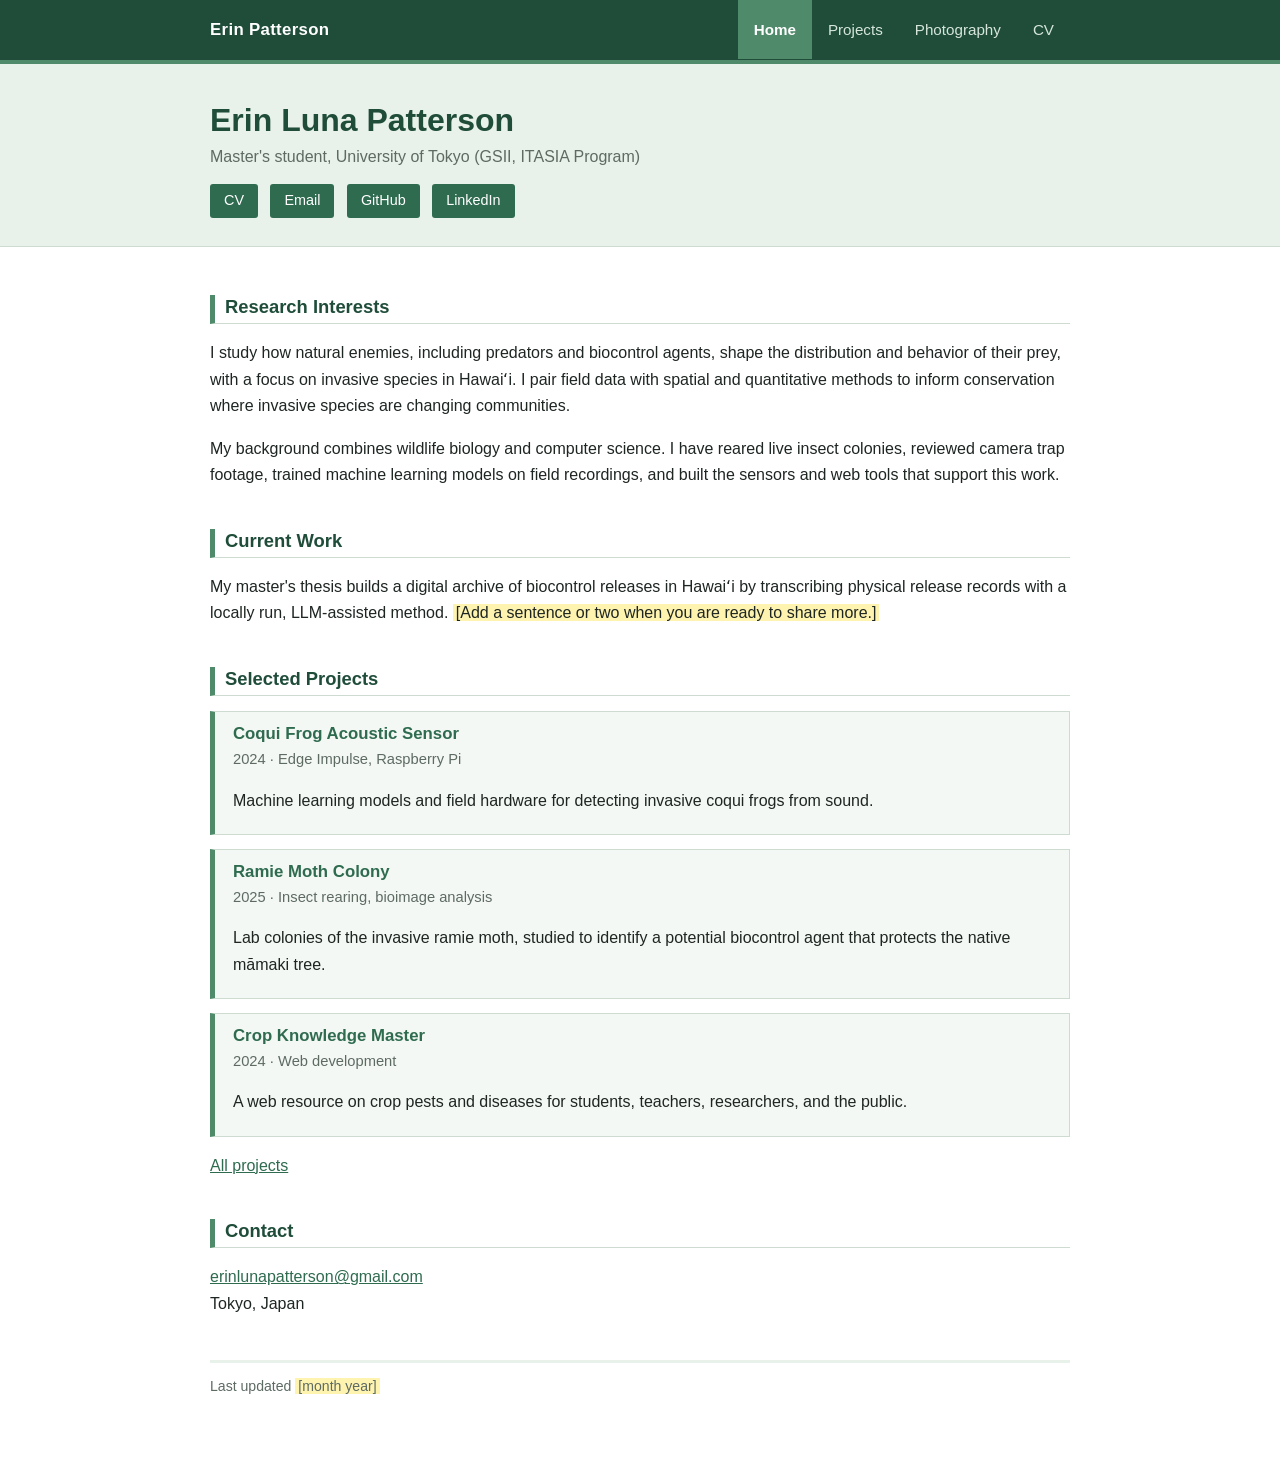
<file: index.html>
<!DOCTYPE html>
<html lang="en">
<head>
  <meta charset="utf-8">
  <title>Erin Patterson</title>
  <link rel="stylesheet" href="style.css">
</head>
<body>

<header class="topbar">
<nav>
  <span class="site-name">Erin Patterson</span>
  <a class="here" href="index.html">Home</a>
  <a href="projects.html">Projects</a>
  <a href="photography.html">Photography</a>
  <a href="cv.html">CV</a>
</nav>
</header>

<div class="hero"><div class="inner">
<h1>Erin Luna Patterson</h1>
<p class="tagline">Master's student, University of Tokyo (GSII, ITASIA Program)</p>
<p class="links">
  <a href="cv.html">CV</a>
  <a href="mailto:erinlunapatterson@gmail.com">Email</a>
  <a href="https://github.com/erinlpat">GitHub</a>
  <a href="https://linkedin.com/in/erinlpat">LinkedIn</a>
</p>
</div></div>

<div class="page">

<!-- Optional: add a photo of yourself. Delete this line if you do not want one.
<img src="images/headshot.jpg" alt="Erin Patterson" width="180">
-->

<h2>Research Interests</h2>
<p>
  I study how natural enemies, including predators and biocontrol agents, shape the distribution and behavior of their prey, with a focus on invasive species in Hawaiʻi. I pair field data with spatial and quantitative methods to inform conservation where invasive species are changing communities.
</p>
<p>
  My background combines wildlife biology and computer science. I have reared live insect colonies, reviewed camera trap footage, trained machine learning models on field recordings, and built the sensors and web tools that support this work.
</p>

<h2>Current Work</h2>
<p>
  My master's thesis builds a digital archive of biocontrol releases in Hawaiʻi by transcribing physical release records with a locally run, LLM-assisted method. <span class="todo">[Add a sentence or two when you are ready to share more.]</span>
</p>

<h2>Selected Projects</h2>
<div class="project-list">
  <div class="item">
    <h3><a href="projects/coqui-frog-sensor.html">Coqui Frog Acoustic Sensor</a></h3>
    <p class="meta">2024 · Edge Impulse, Raspberry Pi</p>
    <p>Machine learning models and field hardware for detecting invasive coqui frogs from sound.</p>
  </div>
  <div class="item">
    <h3><a href="projects/ramie-moth-colony.html">Ramie Moth Colony</a></h3>
    <p class="meta">2025 · Insect rearing, bioimage analysis</p>
    <p>Lab colonies of the invasive ramie moth, studied to identify a potential biocontrol agent that protects the native māmaki tree.</p>
  </div>
  <div class="item">
    <h3><a href="projects/crop-knowledge-master.html">Crop Knowledge Master</a></h3>
    <p class="meta">2024 · Web development</p>
    <p>A web resource on crop pests and diseases for students, teachers, researchers, and the public.</p>
  </div>
</div>
<p><a href="projects.html">All projects</a></p>

<h2>Contact</h2>
<p>
  <a href="mailto:erinlunapatterson@gmail.com">erinlunapatterson@gmail.com</a><br>
  Tokyo, Japan
</p>

<footer>Last updated <span class="todo">[month year]</span></footer>

</div>

</body>
</html>
</file>
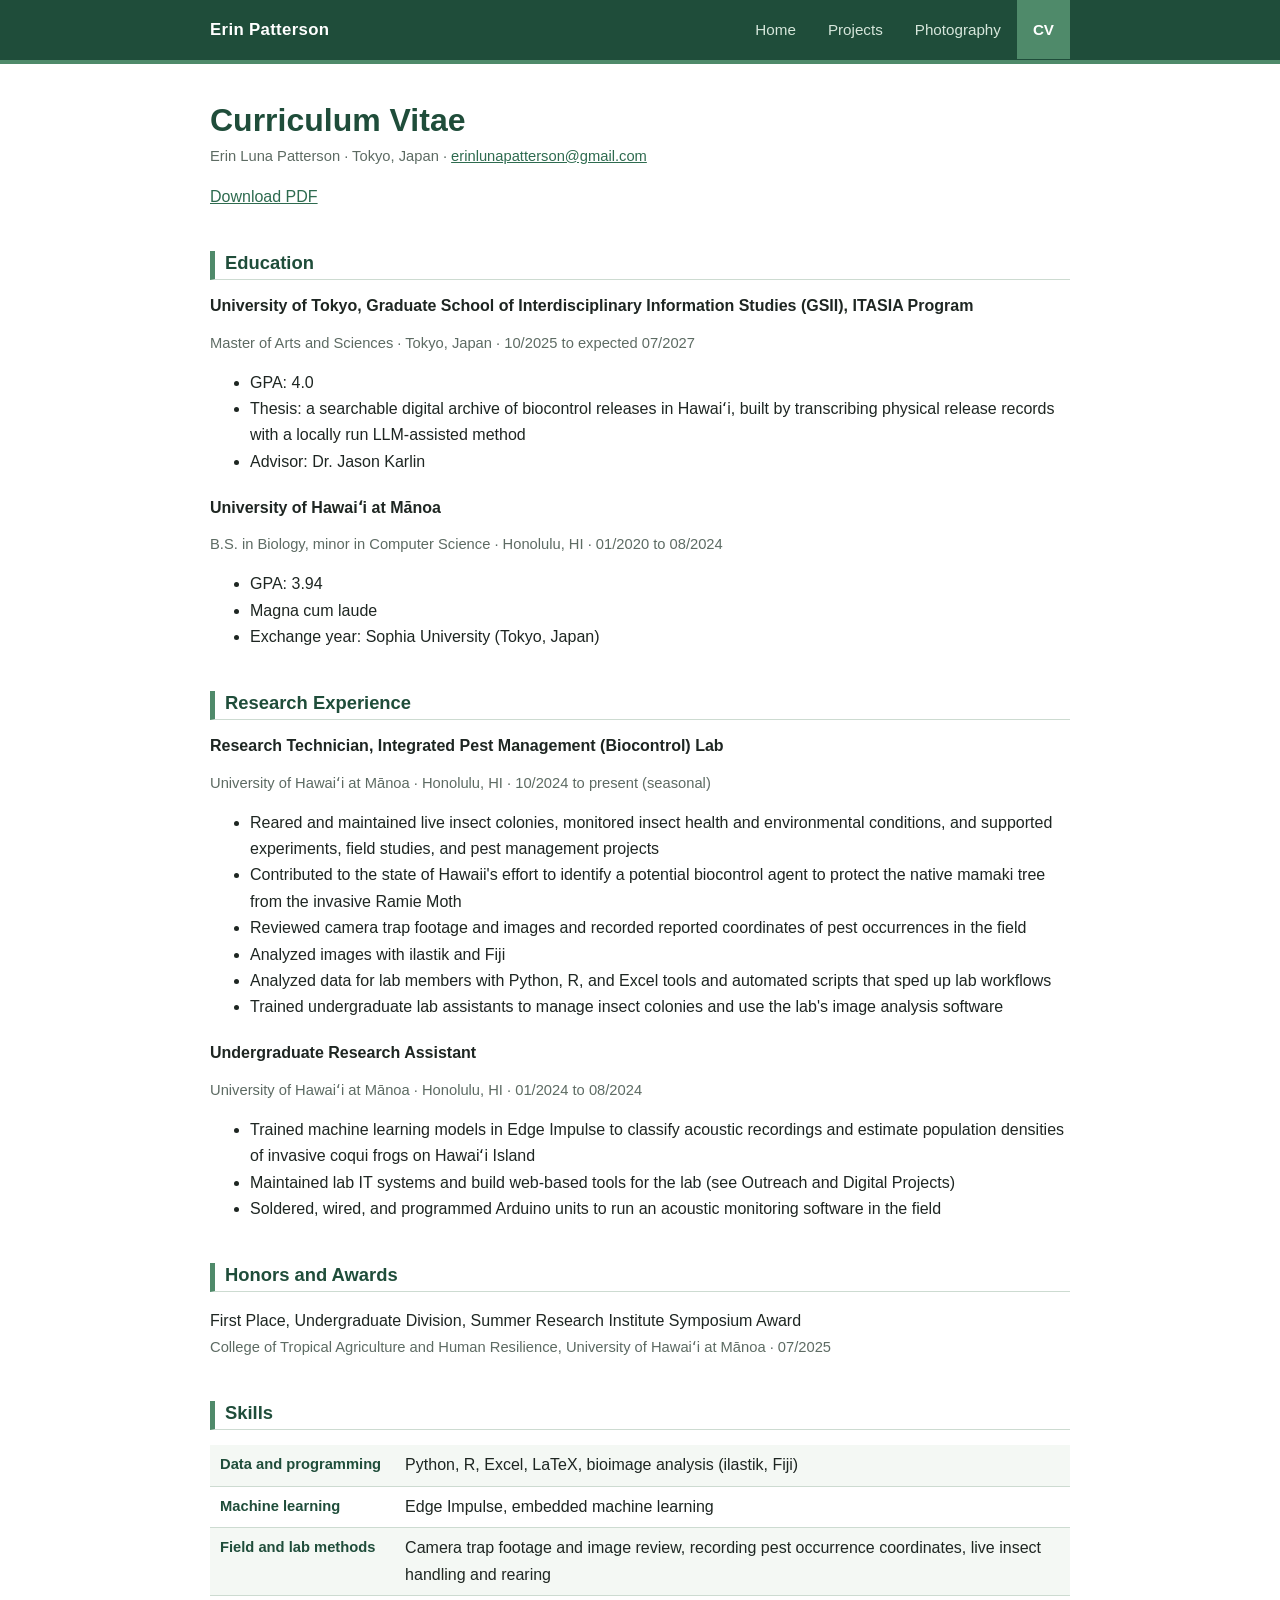
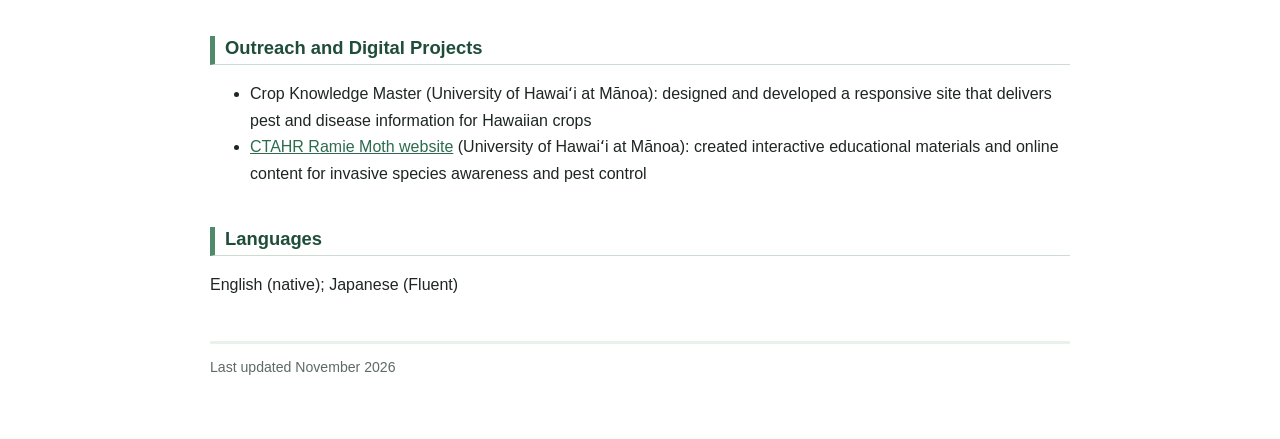
<file: cv.html>
<!DOCTYPE html>
<html lang="en">
<head>
  <meta charset="utf-8">
  <title>CV | Erin Patterson</title>
  <link rel="stylesheet" href="style.css">
</head>
<body>

<header class="topbar">
<nav>
  <span class="site-name">Erin Patterson</span>
  <a href="index.html">Home</a>
  <a href="projects.html">Projects</a>
  <a href="photography.html">Photography</a>
  <a class="here" href="cv.html">CV</a>
</nav>
</header>

<div class="page">

<h1>Curriculum Vitae</h1>
<p class="meta">
  Erin Luna Patterson · Tokyo, Japan · <a href="mailto:erinlunapatterson@gmail.com">erinlunapatterson@gmail.com</a>
</p>
<p><a href="docs/CV.pdf">Download PDF</a></p>

<h2>Education</h2>

<div class="entry">
  <h3>University of Tokyo, Graduate School of Interdisciplinary Information Studies (GSII), ITASIA Program</h3>
  <p class="when">Master of Arts and Sciences · Tokyo, Japan · 10/2025 to expected 07/2027</p>
  <ul>
    <li>GPA: 4.0</li>
    <li>Thesis: a searchable digital archive of biocontrol releases in Hawaiʻi, built by transcribing physical release records with a locally run LLM-assisted method</li>
    <li>Advisor: Dr. Jason Karlin</li>
  </ul>
</div>

<div class="entry">
  <h3>University of Hawaiʻi at Mānoa</h3>
  <p class="when">B.S. in Biology, minor in Computer Science · Honolulu, HI · 01/2020 to 08/2024</p>
  <ul>
    <li>GPA: 3.94</li>
    <li>Magna cum laude</li>
    <li>Exchange year: Sophia University (Tokyo, Japan)</li>
  </ul>
</div>

<h2>Research Experience</h2>

<div class="entry">
  <h3>Research Technician, Integrated Pest Management (Biocontrol) Lab</h3>
  <p class="when">University of Hawaiʻi at Mānoa · Honolulu, HI · 10/2024 to present (seasonal)</p>
  <ul>
    <li>Reared and maintained live insect colonies, monitored insect health and environmental conditions, and supported experiments, field studies, and pest management projects</li>
    <li>Contributed to the state of Hawaii's effort to identify a potential biocontrol agent to protect the native mamaki tree from the invasive Ramie Moth</li>
    <li>Reviewed camera trap footage and images and recorded reported coordinates of pest occurrences in the field</li>
    <li>Analyzed images with ilastik and Fiji</li>
    <li>Analyzed data for lab members with Python, R, and Excel tools and automated scripts that sped up lab workflows</li>
    <li>Trained undergraduate lab assistants to manage insect colonies and use the lab's image analysis software</li>
  </ul>
</div>

<div class="entry">
  <h3>Undergraduate Research Assistant</h3>
  <p class="when">University of Hawaiʻi at Mānoa · Honolulu, HI · 01/2024 to 08/2024</p>
  <ul>
    <li>Trained machine learning models in Edge Impulse to classify acoustic recordings and estimate population densities of invasive coqui frogs on Hawaiʻi Island</li>
    <li>Maintained lab IT systems and build web-based tools for the lab (see Outreach and Digital Projects)</li>
    <li>Soldered, wired, and programmed Arduino units to run an acoustic monitoring software in the field</li>
  </ul>
</div>

<h2>Honors and Awards</h2>
<div class="entry">
  <p>First Place, Undergraduate Division, Summer Research Institute Symposium Award<br>
  <span class="when">College of Tropical Agriculture and Human Resilience, University of Hawaiʻi at Mānoa · 07/2025</span></p>
</div>

<h2>Skills</h2>
<table class="skills">
  <tr><td>Data and programming</td><td>Python, R, Excel, LaTeX, bioimage analysis (ilastik, Fiji)</td></tr>
  <tr><td>Machine learning</td><td>Edge Impulse, embedded machine learning</td></tr>
  <tr><td>Field and lab methods</td><td>Camera trap footage and image review, recording pest occurrence coordinates, live insect handling and rearing</td></tr>
</table>

<h2>Outreach and Digital Projects</h2>
<ul>
  <li>Crop Knowledge Master</a> (University of Hawaiʻi at Mānoa): designed and developed a responsive site that delivers pest and disease information for Hawaiian crops</li>
  <li><a href="https://cms.ctahr.hawaii.edu/ce/mamaki">CTAHR Ramie Moth website</a> (University of Hawaiʻi at Mānoa): created interactive educational materials and online content for invasive species awareness and pest control</li>
</ul>

<h2>Languages</h2>
<p>English (native); Japanese (Fluent)</p>

<footer>Last updated November 2026</footer>

</div>

</body>
</html>
</file>
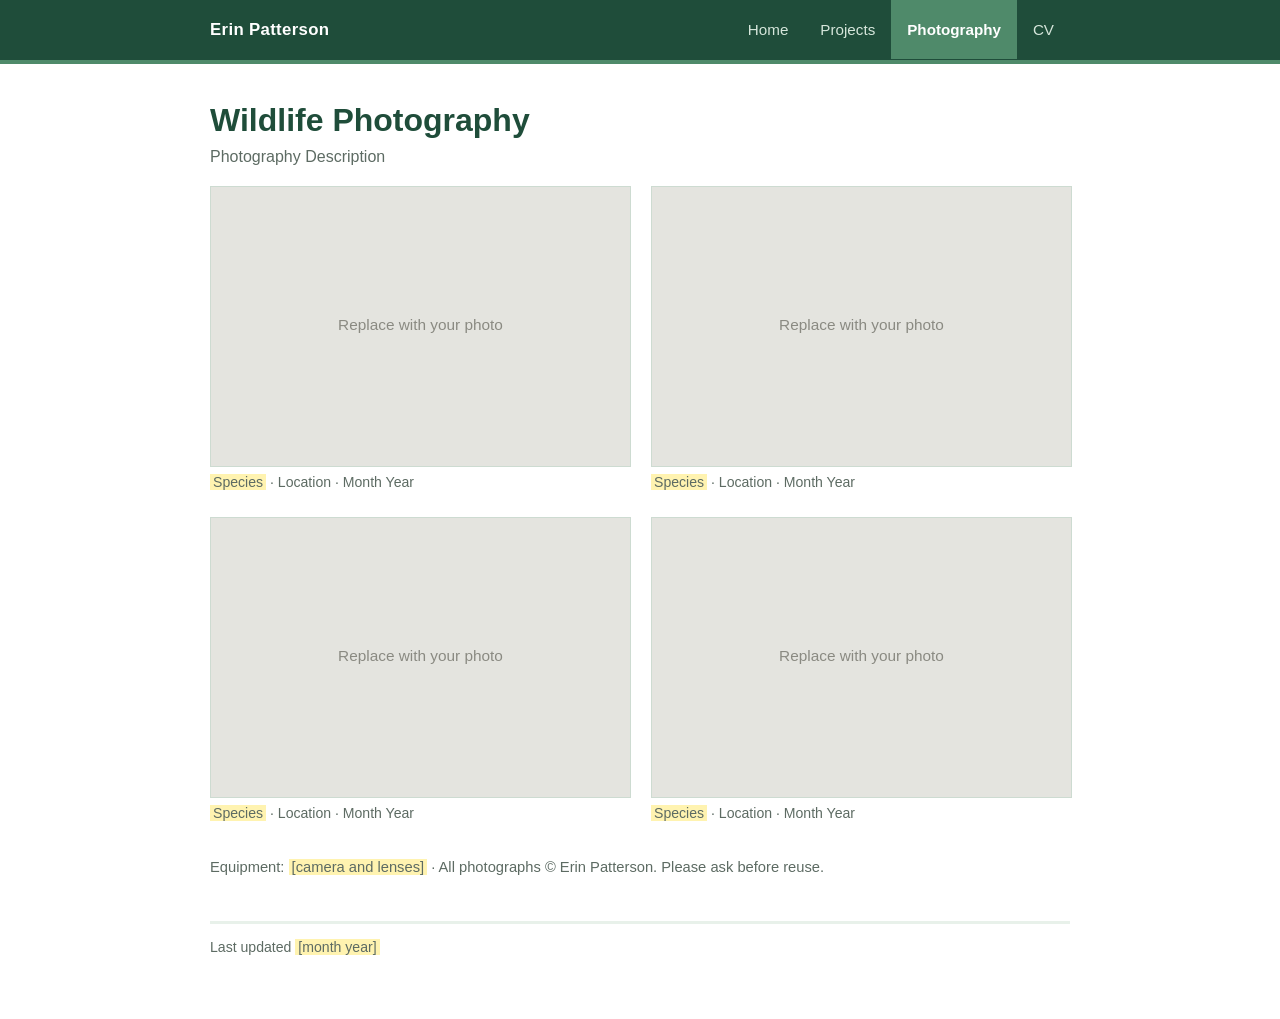
<file: photography.html>
<!DOCTYPE html>
<html lang="en">
<head>
  <meta charset="utf-8">
  <title>Photography | Erin Patterson</title>
  <link rel="stylesheet" href="style.css">
</head>
<body>

<header class="topbar">
<nav>
  <span class="site-name">Erin Patterson</span>
  <a href="index.html">Home</a>
  <a href="projects.html">Projects</a>
  <a class="here" href="photography.html">Photography</a>
  <a href="cv.html">CV</a>
</nav>
</header>

<div class="page">

<h1>Wildlife Photography</h1>
<p class="tagline">Photography Description</p>

<!--
  HOW TO ADD A PHOTO
  1. Put the image file in the images/ folder (resize to about 1600 px wide first).
  2. Copy one <figure> block below, change the file name, alt text, and caption.
  Photos appear in a two-column grid, in the order they are listed here.
-->

<div class="gallery">

  <figure>
    <img src="images/placeholder.svg" alt="Describe the photo for screen readers">
    <figcaption><span class="todo">Species</span> · Location · Month Year</figcaption>
  </figure>

  <figure>
    <img src="images/placeholder.svg" alt="Describe the photo for screen readers">
    <figcaption><span class="todo">Species</span> · Location · Month Year</figcaption>
  </figure>

  <figure>
    <img src="images/placeholder.svg" alt="Describe the photo for screen readers">
    <figcaption><span class="todo">Species</span> · Location · Month Year</figcaption>
  </figure>

  <figure>
    <img src="images/placeholder.svg" alt="Describe the photo for screen readers">
    <figcaption><span class="todo">Species</span> · Location · Month Year</figcaption>
  </figure>

</div>

<p class="meta" style="margin-top:2em;">Equipment: <span class="todo">[camera and lenses]</span> · All photographs © Erin Patterson. Please ask before reuse.</p>

<footer>Last updated <span class="todo">[month year]</span></footer>

</div>

</body>
</html>
</file>
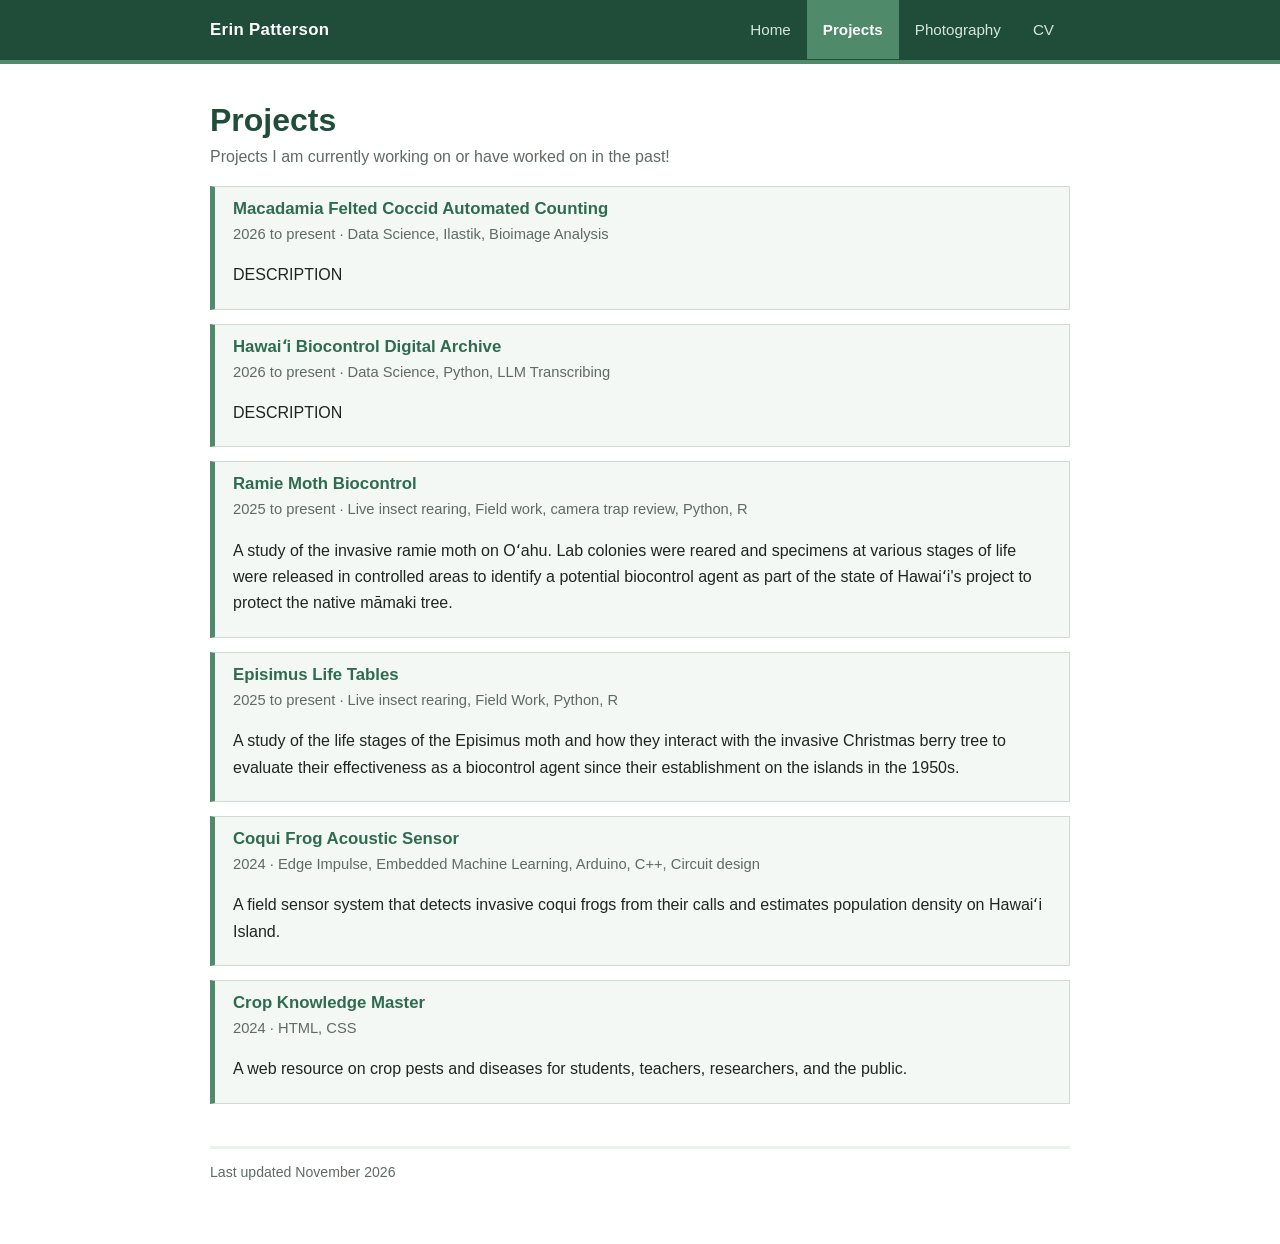
<file: projects.html>
<!DOCTYPE html>
<html lang="en">
<head>
  <meta charset="utf-8">
  <title>Projects | Erin Patterson</title>
  <link rel="stylesheet" href="style.css">
</head>
<body>

<header class="topbar">
<nav>
  <span class="site-name">Erin Patterson</span>
  <a href="index.html">Home</a>
  <a class="here" href="projects.html">Projects</a>
  <a href="photography.html">Photography</a>
  <a href="cv.html">CV</a>
</nav>
</header>

<div class="page">

<h1>Projects</h1>
<p class="tagline">Projects I am currently working on or have worked on in the past!</p>

<div class="project-list">
  <div class="item">
    <h3><a href="projects/ramie-moth-colony.html">Macadamia Felted Coccid Automated Counting</a></h3>
    <p class="meta">2026 to present · Data Science, Ilastik, Bioimage Analysis</p>
    <p>DESCRIPTION</p>
  </div>
  <div class="item">
    <h3><a href="projects/ramie-moth-colony.html">Hawaiʻi Biocontrol Digital Archive</a></h3>
    <p class="meta">2026 to present · Data Science, Python, LLM Transcribing</p>
    <p>DESCRIPTION</p>
  </div>
  <div class="item">
    <h3><a href="projects/ramie-moth-colony.html">Ramie Moth Biocontrol</a></h3>
    <p class="meta">2025 to present · Live insect rearing, Field work, camera trap review, Python, R</p>
    <p>A study of the invasive ramie moth on Oʻahu. Lab colonies were reared and specimens at various stages of life were released in controlled areas to identify a potential biocontrol agent as part of the state of Hawaiʻi's project to protect the native māmaki tree.</p>
  </div>
  <div class="item">
    <h3><a href="projects/episimus-life-tables.html">Episimus Life Tables</a></h3>
    <p class="meta">2025 to present · Live insect rearing, Field Work, Python, R</p>
    <p>A study of the life stages of the Episimus moth and how they interact with the invasive Christmas berry tree to evaluate their effectiveness as a biocontrol agent since their establishment on the islands in the 1950s.</p>
  </div>
  <div class="item">
    <h3><a href="projects/coqui-frog-sensor.html">Coqui Frog Acoustic Sensor</a></h3>
    <p class="meta">2024 · Edge Impulse, Embedded Machine Learning, Arduino, C++, Circuit design</p>
    <p>A field sensor system that detects invasive coqui frogs from their calls and estimates population density on Hawaiʻi Island.</p>
  </div>
  <div class="item">
    <h3><a href="projects/crop-knowledge-master.html">Crop Knowledge Master</a></h3>
    <p class="meta">2024 · HTML, CSS</p>
    <p>A web resource on crop pests and diseases for students, teachers, researchers, and the public.</p>
  </div>
</div>

<footer>Last updated November 2026</footer>

</div>

</body>
</html>
</file>
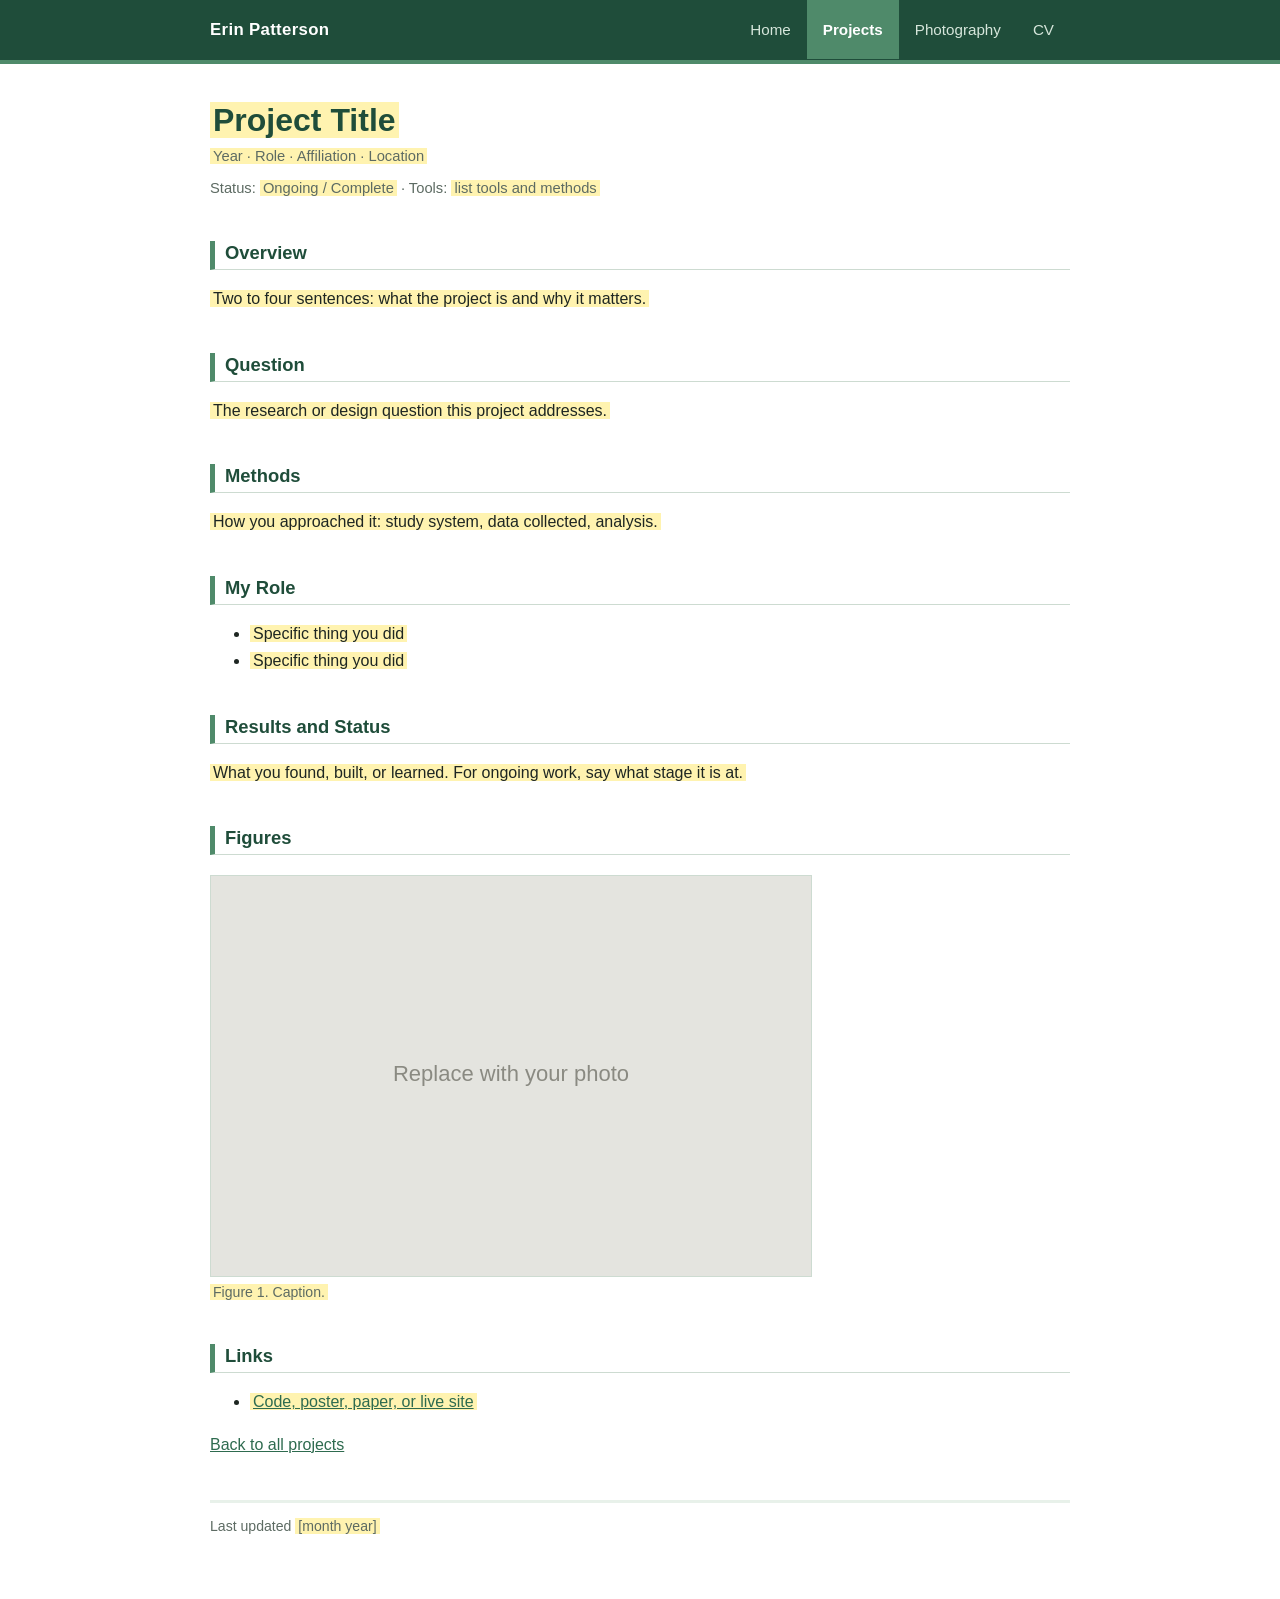
<file: projects/_template.html>
<!DOCTYPE html>
<!--
  PROJECT PAGE TEMPLATE
  To make a new project: copy this file, rename it (for example my-project.html),
  and replace everything marked with class="todo". Then add a link to it in
  ../projects.html and, if you want it on the home page, ../index.html.
  Delete any section you do not need.
-->
<html lang="en">
<head>
  <meta charset="utf-8">
  <title>Project Title | Erin Patterson</title>
  <link rel="stylesheet" href="../style.css">
</head>
<body>

<header class="topbar">
<nav>
  <span class="site-name">Erin Patterson</span>
  <a href="../index.html">Home</a>
  <a class="here" href="../projects.html">Projects</a>
  <a href="../photography.html">Photography</a>
  <a href="../cv.html">CV</a>
</nav>
</header>

<div class="page">

<h1><span class="todo">Project Title</span></h1>
<p class="meta"><span class="todo">Year · Role · Affiliation · Location</span></p>
<p class="meta">Status: <span class="todo">Ongoing / Complete</span> · Tools: <span class="todo">list tools and methods</span></p>

<h2>Overview</h2>
<p><span class="todo">Two to four sentences: what the project is and why it matters.</span></p>

<h2>Question</h2>
<p><span class="todo">The research or design question this project addresses.</span></p>

<h2>Methods</h2>
<p><span class="todo">How you approached it: study system, data collected, analysis.</span></p>

<h2>My Role</h2>
<ul>
  <li><span class="todo">Specific thing you did</span></li>
  <li><span class="todo">Specific thing you did</span></li>
</ul>

<h2>Results and Status</h2>
<p><span class="todo">What you found, built, or learned. For ongoing work, say what stage it is at.</span></p>

<h2>Figures</h2>
<figure>
  <img src="../images/placeholder.svg" alt="Describe the figure">
  <figcaption><span class="todo">Figure 1. Caption.</span></figcaption>
</figure>

<h2>Links</h2>
<ul>
  <li><a href="#"><span class="todo">Code, poster, paper, or live site</span></a></li>
</ul>

<p><a href="../projects.html">Back to all projects</a></p>

<footer>Last updated <span class="todo">[month year]</span></footer>

</div>

</body>
</html>
</file>
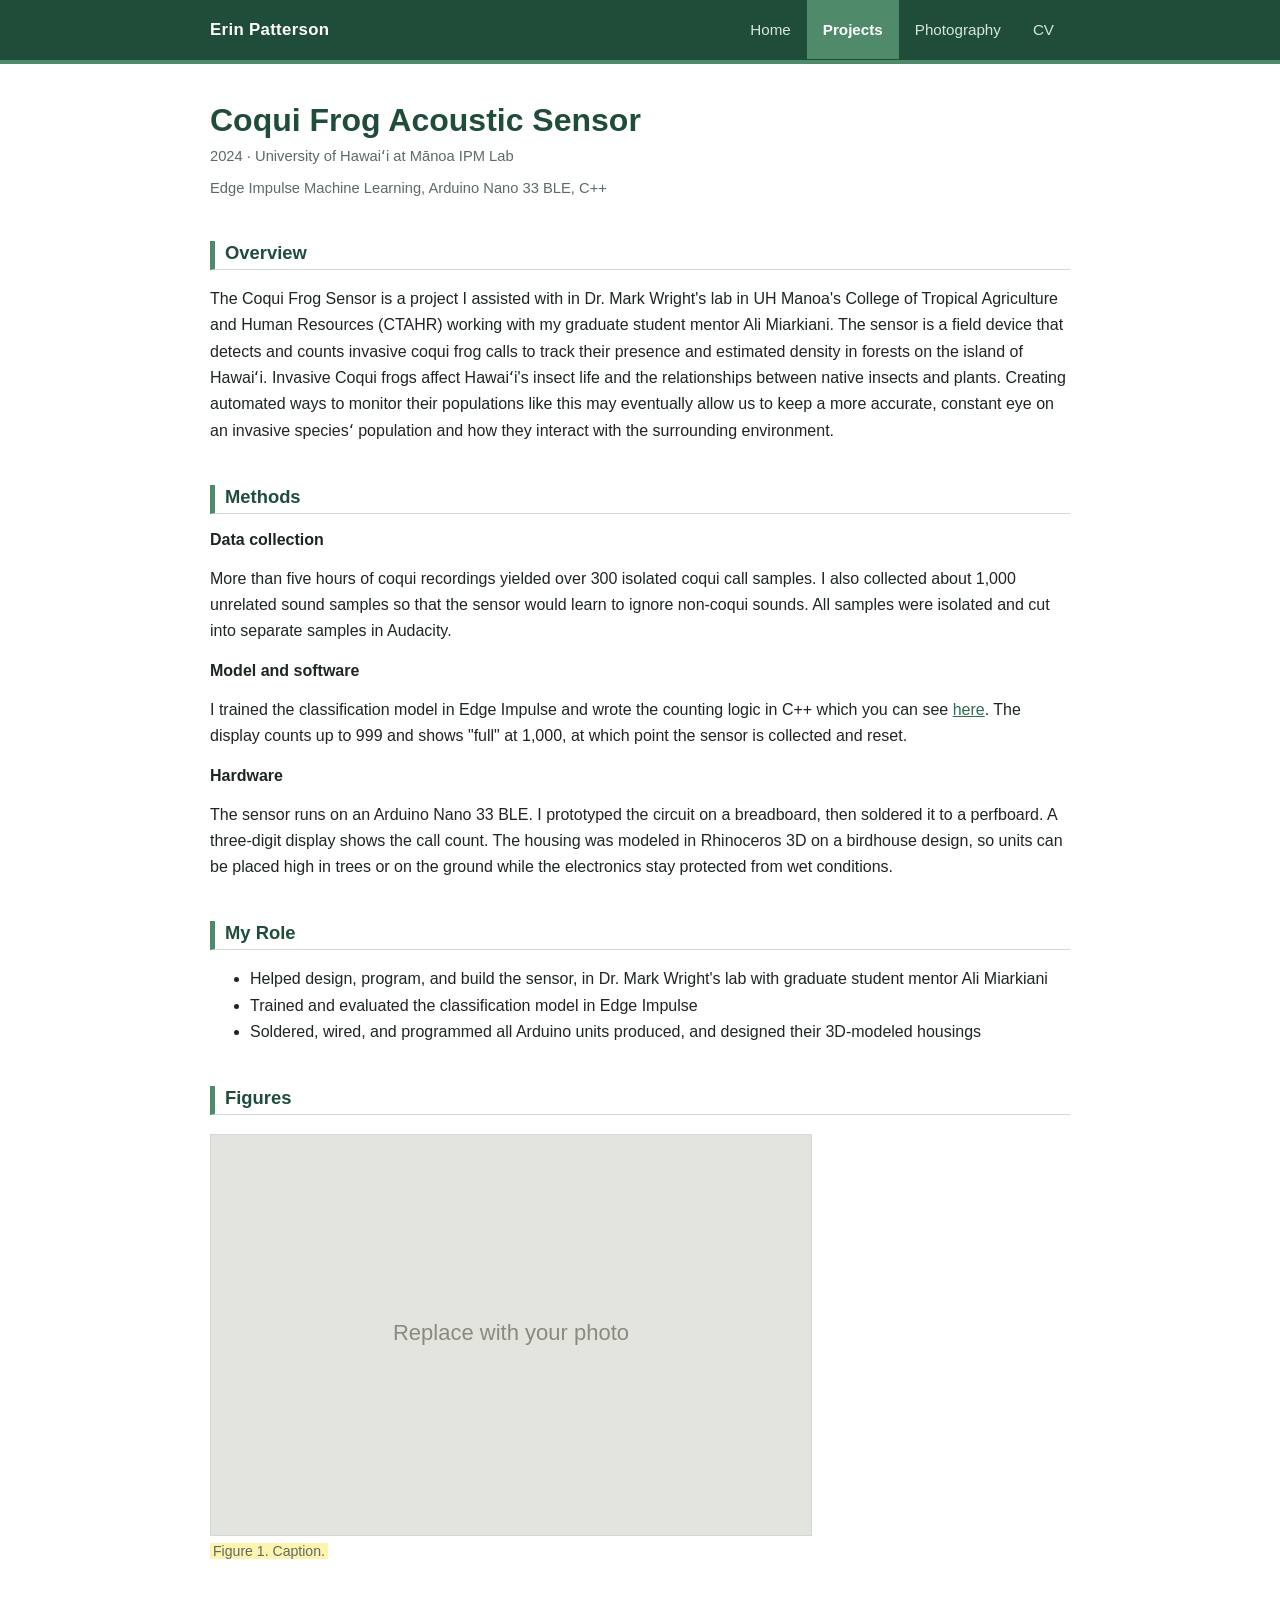
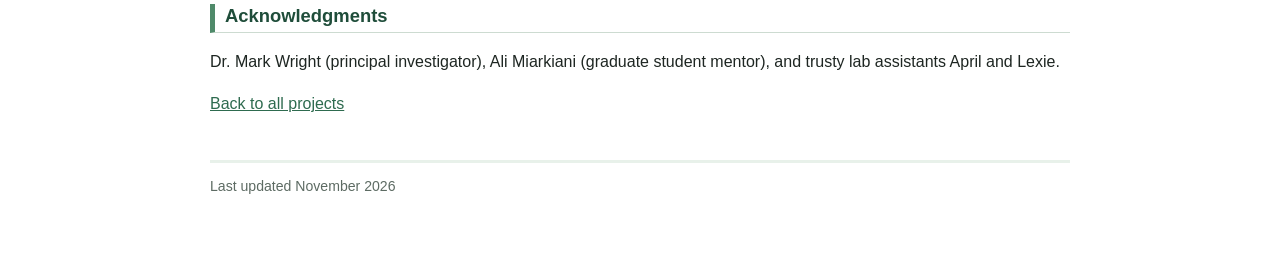
<file: projects/coqui-frog-sensor.html>
<!DOCTYPE html>
<html lang="en">
<head>
  <meta charset="utf-8">
  <title>Coqui Frog Acoustic Sensor | Erin Patterson</title>
  <link rel="stylesheet" href="../style.css">
</head>
<body>

<header class="topbar">
<nav>
  <span class="site-name">Erin Patterson</span>
  <a href="../index.html">Home</a>
  <a class="here" href="../projects.html">Projects</a>
  <a href="../photography.html">Photography</a>
  <a href="../cv.html">CV</a>
</nav>
</header>

<div class="page">

<h1>Coqui Frog Acoustic Sensor</h1>
<p class="meta">2024 · University of Hawaiʻi at Mānoa IPM Lab</p>
<p class="meta">Edge Impulse Machine Learning, Arduino Nano 33 BLE, C++</p>

<h2>Overview</h2>
<p>The Coqui Frog Sensor is a project I assisted with in Dr. Mark Wright's lab in UH Manoa's College of Tropical Agriculture and Human Resources (CTAHR) working with my graduate student mentor Ali Miarkiani. The sensor is a field device that detects and counts invasive coqui frog calls to track their presence and estimated density in forests on the island of Hawaiʻi. Invasive Coqui frogs affect Hawaiʻi's insect life and the relationships between native insects and plants. Creating automated ways to monitor their populations like this may eventually allow us to keep a more accurate, constant eye on an invasive speciesʻ population and how they interact with the surrounding environment.</p>

<h2>Methods</h2>

<h3>Data collection</h3>
<p>More than five hours of coqui recordings yielded over 300 isolated coqui call samples. I also collected about 1,000 unrelated sound samples so that the sensor would learn to ignore non-coqui sounds. All samples were isolated and cut into separate samples in Audacity.</p>

<h3>Model and software</h3>
<p>I trained the classification model in Edge Impulse and wrote the counting logic in C++ which you can see <a href="/docs/coquiFrogSensor.cpp">here</a>. The display counts up to 999 and shows "full" at 1,000, at which point the sensor is collected and reset.</p>

<h3>Hardware</h3>
<p>The sensor runs on an Arduino Nano 33 BLE. I prototyped the circuit on a breadboard, then soldered it to a perfboard. A three-digit display shows the call count. The housing was modeled in Rhinoceros 3D on a birdhouse design, so units can be placed high in trees or on the ground while the electronics stay protected from wet conditions.</p>

<h2>My Role</h2>
<ul>
  <li>Helped design, program, and build the sensor, in Dr. Mark Wright's lab with graduate student mentor Ali Miarkiani</li>
  <li>Trained and evaluated the classification model in Edge Impulse</li>
  <li>Soldered, wired, and programmed all Arduino units produced, and designed their 3D-modeled housings</li>
</ul>



<h2>Figures</h2>
<figure>
  <img src="../images/placeholder.svg" alt="Describe the figure">
  <figcaption><span class="todo">Figure 1. Caption.</span></figcaption>
</figure>

<h2>Acknowledgments</h2>
<p>Dr. Mark Wright (principal investigator), Ali Miarkiani (graduate student mentor), and trusty lab assistants April and Lexie.</p>


<p><a href="../projects.html">Back to all projects</a></p>

<footer>Last updated November 2026</footer>

</div>

</body>
</html>
</file>
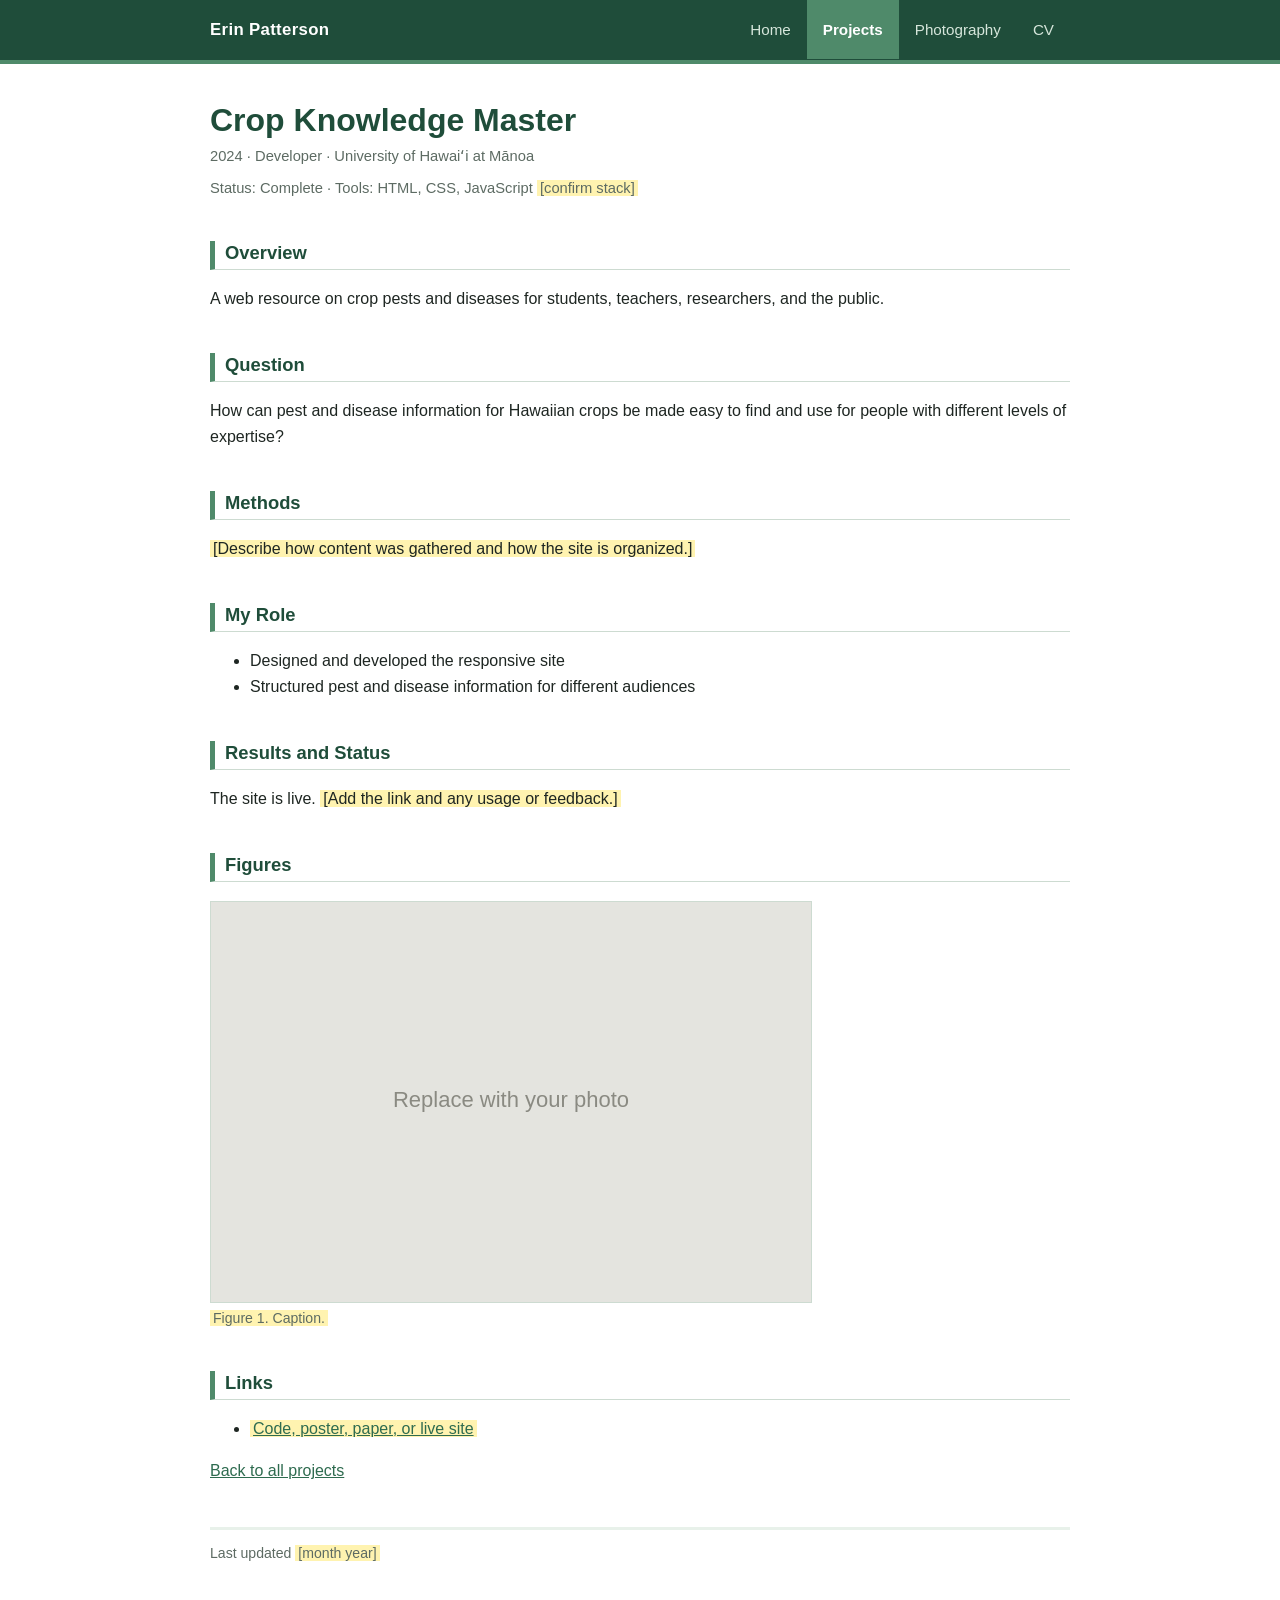
<file: projects/crop-knowledge-master.html>
<!DOCTYPE html>
<html lang="en">
<head>
  <meta charset="utf-8">
  <title>Crop Knowledge Master | Erin Patterson</title>
  <link rel="stylesheet" href="../style.css">
</head>
<body>

<header class="topbar">
<nav>
  <span class="site-name">Erin Patterson</span>
  <a href="../index.html">Home</a>
  <a class="here" href="../projects.html">Projects</a>
  <a href="../photography.html">Photography</a>
  <a href="../cv.html">CV</a>
</nav>
</header>

<div class="page">

<h1>Crop Knowledge Master</h1>
<p class="meta">2024 · Developer · University of Hawaiʻi at Mānoa</p>
<p class="meta">Status: Complete · Tools: HTML, CSS, JavaScript <span class="todo">[confirm stack]</span></p>

<h2>Overview</h2>
<p>A web resource on crop pests and diseases for students, teachers, researchers, and the public.</p>

<h2>Question</h2>
<p>How can pest and disease information for Hawaiian crops be made easy to find and use for people with different levels of expertise?</p>

<h2>Methods</h2>
<p><span class="todo">[Describe how content was gathered and how the site is organized.]</span></p>

<h2>My Role</h2>
<ul>
  <li>Designed and developed the responsive site</li>
  <li>Structured pest and disease information for different audiences</li>
</ul>

<h2>Results and Status</h2>
<p>The site is live. <span class="todo">[Add the link and any usage or feedback.]</span></p>

<h2>Figures</h2>
<figure>
  <img src="../images/placeholder.svg" alt="Describe the figure">
  <figcaption><span class="todo">Figure 1. Caption.</span></figcaption>
</figure>

<h2>Links</h2>
<ul>
  <li><a href="#"><span class="todo">Code, poster, paper, or live site</span></a></li>
</ul>

<p><a href="../projects.html">Back to all projects</a></p>

<footer>Last updated <span class="todo">[month year]</span></footer>

</div>

</body>
</html>
</file>
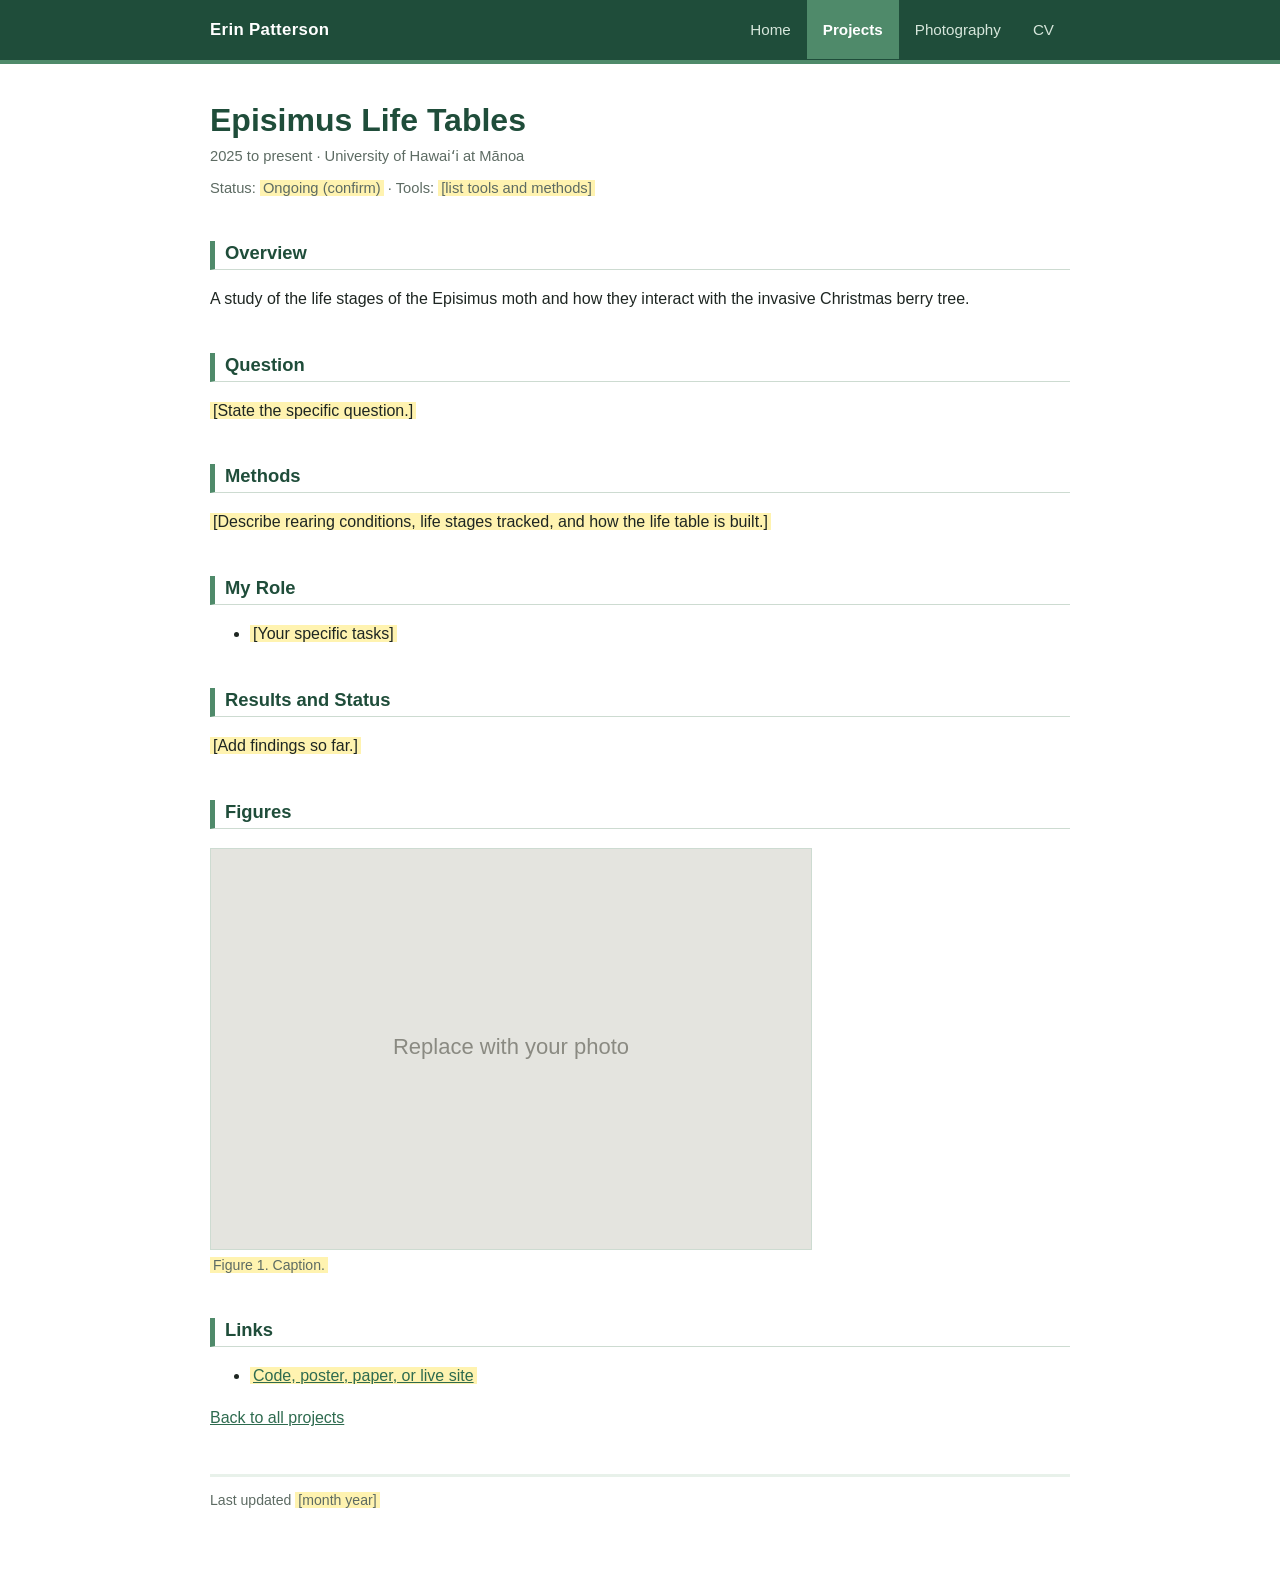
<file: projects/episimus-life-tables.html>
<!DOCTYPE html>
<html lang="en">
<head>
  <meta charset="utf-8">
  <title>Episimus Life Tables | Erin Patterson</title>
  <link rel="stylesheet" href="../style.css">
</head>
<body>

<header class="topbar">
<nav>
  <span class="site-name">Erin Patterson</span>
  <a href="../index.html">Home</a>
  <a class="here" href="../projects.html">Projects</a>
  <a href="../photography.html">Photography</a>
  <a href="../cv.html">CV</a>
</nav>
</header>

<div class="page">

<h1>Episimus Life Tables</h1>
<p class="meta">2025 to present · University of Hawaiʻi at Mānoa</p>
<p class="meta">Status: <span class="todo">Ongoing (confirm)</span> · Tools: <span class="todo">[list tools and methods]</span></p>

<h2>Overview</h2>
<p>A study of the life stages of the Episimus moth and how they interact with the invasive Christmas berry tree.</p>

<h2>Question</h2>
<p><span class="todo">[State the specific question.]</span></p>

<h2>Methods</h2>
<p><span class="todo">[Describe rearing conditions, life stages tracked, and how the life table is built.]</span></p>

<h2>My Role</h2>
<ul>
  <li><span class="todo">[Your specific tasks]</span></li>
</ul>

<h2>Results and Status</h2>
<p><span class="todo">[Add findings so far.]</span></p>

<h2>Figures</h2>
<figure>
  <img src="../images/placeholder.svg" alt="Describe the figure">
  <figcaption><span class="todo">Figure 1. Caption.</span></figcaption>
</figure>

<h2>Links</h2>
<ul>
  <li><a href="#"><span class="todo">Code, poster, paper, or live site</span></a></li>
</ul>

<p><a href="../projects.html">Back to all projects</a></p>

<footer>Last updated <span class="todo">[month year]</span></footer>

</div>

</body>
</html>
</file>
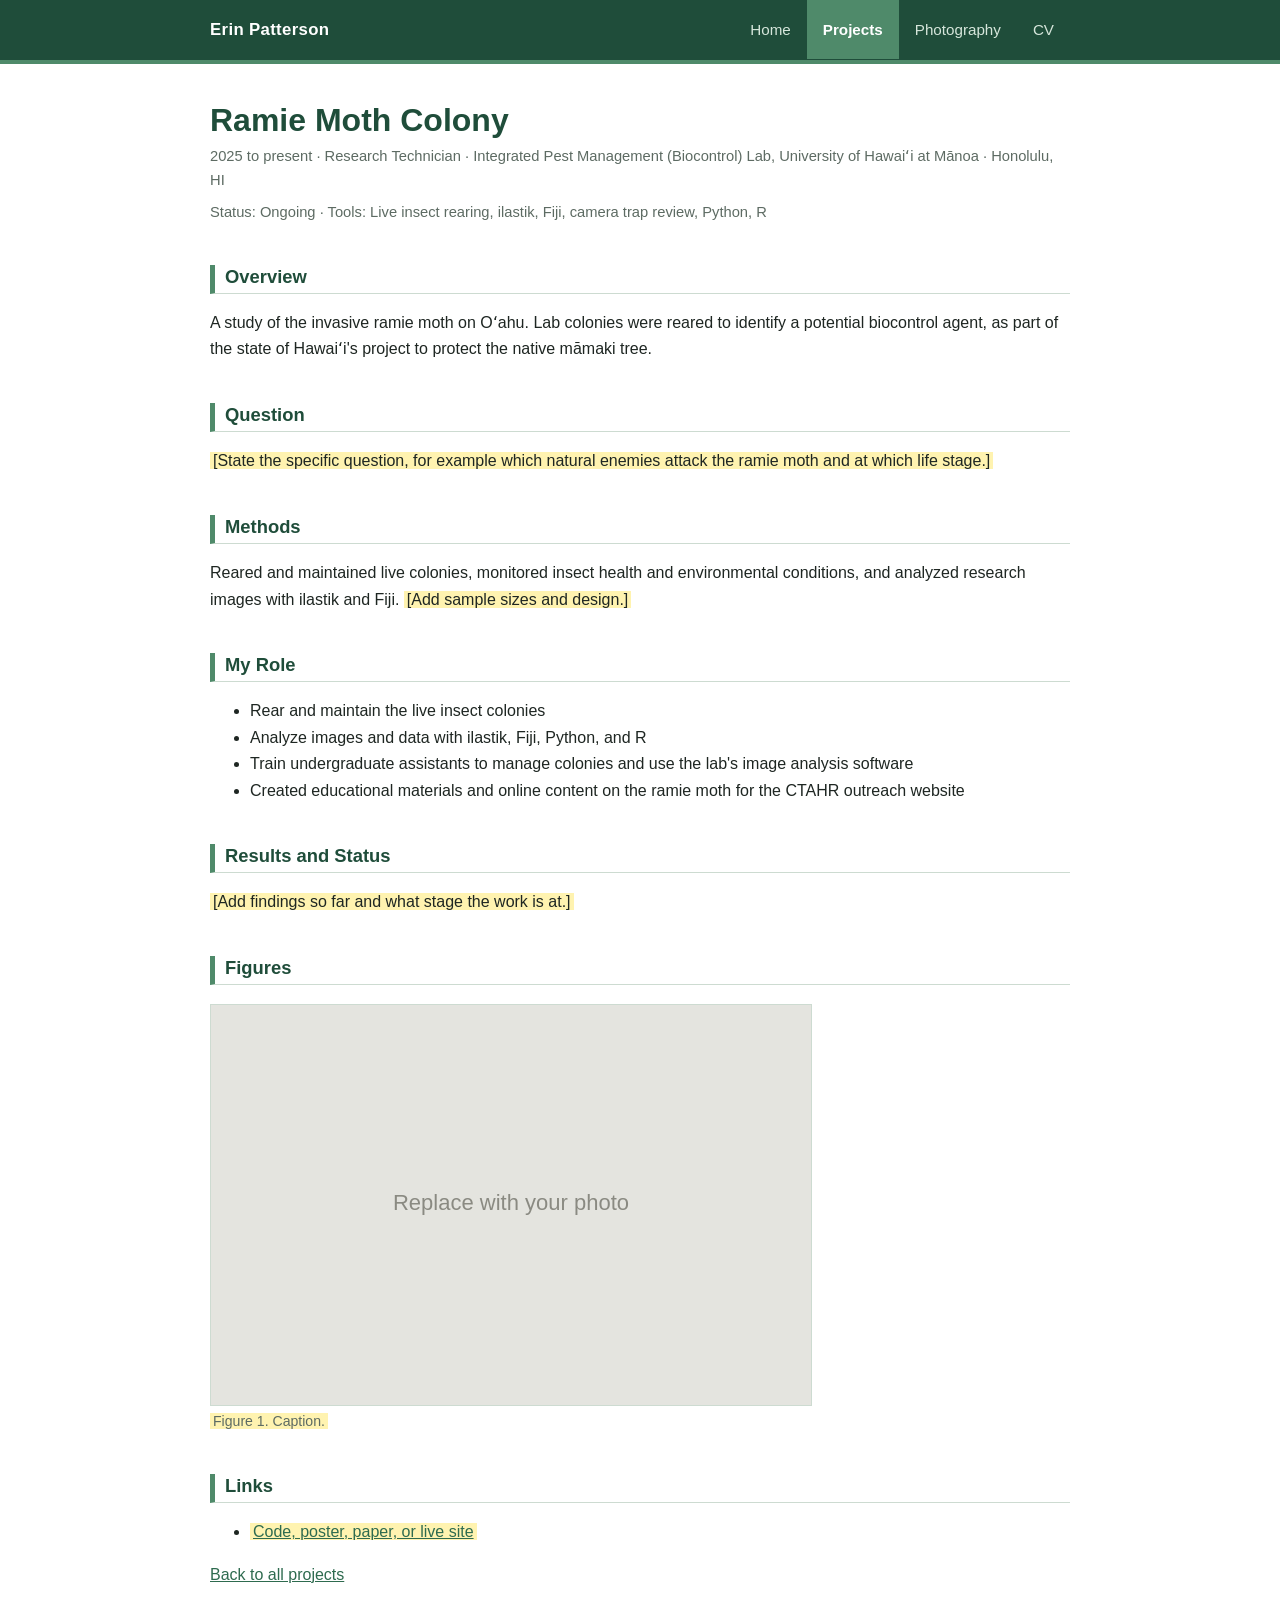
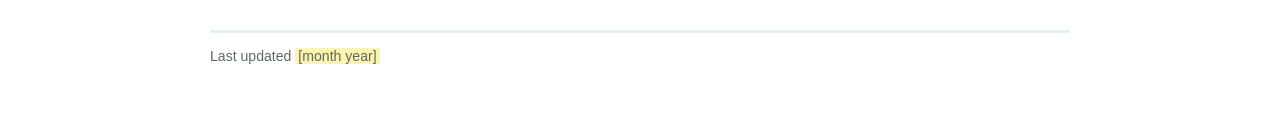
<file: projects/ramie-moth-colony.html>
<!DOCTYPE html>
<html lang="en">
<head>
  <meta charset="utf-8">
  <title>Ramie Moth Colony | Erin Patterson</title>
  <link rel="stylesheet" href="../style.css">
</head>
<body>

<header class="topbar">
<nav>
  <span class="site-name">Erin Patterson</span>
  <a href="../index.html">Home</a>
  <a class="here" href="../projects.html">Projects</a>
  <a href="../photography.html">Photography</a>
  <a href="../cv.html">CV</a>
</nav>
</header>

<div class="page">

<h1>Ramie Moth Colony</h1>
<p class="meta">2025 to present · Research Technician · Integrated Pest Management (Biocontrol) Lab, University of Hawaiʻi at Mānoa · Honolulu, HI</p>
<p class="meta">Status: Ongoing · Tools: Live insect rearing, ilastik, Fiji, camera trap review, Python, R</p>

<h2>Overview</h2>
<p>A study of the invasive ramie moth on Oʻahu. Lab colonies were reared to identify a potential biocontrol agent, as part of the state of Hawaiʻi's project to protect the native māmaki tree.</p>

<h2>Question</h2>
<p><span class="todo">[State the specific question, for example which natural enemies attack the ramie moth and at which life stage.]</span></p>

<h2>Methods</h2>
<p>Reared and maintained live colonies, monitored insect health and environmental conditions, and analyzed research images with ilastik and Fiji. <span class="todo">[Add sample sizes and design.]</span></p>

<h2>My Role</h2>
<ul>
  <li>Rear and maintain the live insect colonies</li>
  <li>Analyze images and data with ilastik, Fiji, Python, and R</li>
  <li>Train undergraduate assistants to manage colonies and use the lab's image analysis software</li>
  <li>Created educational materials and online content on the ramie moth for the CTAHR outreach website</li>
</ul>

<h2>Results and Status</h2>
<p><span class="todo">[Add findings so far and what stage the work is at.]</span></p>

<h2>Figures</h2>
<figure>
  <img src="../images/placeholder.svg" alt="Describe the figure">
  <figcaption><span class="todo">Figure 1. Caption.</span></figcaption>
</figure>

<h2>Links</h2>
<ul>
  <li><a href="#"><span class="todo">Code, poster, paper, or live site</span></a></li>
</ul>

<p><a href="../projects.html">Back to all projects</a></p>

<footer>Last updated <span class="todo">[month year]</span></footer>

</div>

</body>
</html>
</file>
<file: style.css>
/* Shared styles for every page. Edit the colors in :root to change the theme. */
:root {
  --green-dark: #1f4d3a;
  --green: #2e6b4f;
  --green-mid: #4f8a6a;
  --green-light: #e8f1ea;
  --green-pale: #f4f8f4;
  --text: #1e2622;
  --muted: #5d6b63;
  --line: #cddbd1;
  --bg: #ffffff;
}

body {
  font-family: Arial;
  color: var(--text);
  background: var(--bg);
  line-height: 1.65;
  margin: 0;
}

/* Navigation bar */
.topbar { background: var(--green-dark); border-bottom: 4px solid var(--green-mid); }
.topbar nav {
  max-width: 860px; margin: 0 auto; padding: 0 20px;
  display: flex; align-items: center;
  font-family: Helvetica, Arial, sans-serif; font-size: 0.95rem;
}
.topbar .site-name { color: #fff; font-weight: bold; font-size: 1.05rem; padding: 16px 0; margin-right: auto; letter-spacing: 0.02em; }
.topbar nav a { color: #d6e6db; text-decoration: none; padding: 17px 16px; }
.topbar nav a:hover { background: var(--green); color: #fff; }
.topbar nav a.here { background: var(--green-mid); color: #fff; font-weight: bold; }

/* Page body */
.page { max-width: 860px; margin: 0 auto; padding: 8px 20px 60px; }

/* Home page banner */
.hero { background: var(--green-light); border-bottom: 1px solid var(--line); }
.hero .inner { max-width: 860px; margin: 0 auto; padding: 36px 20px 28px; }
.hero h1 { margin: 0 0 4px; }
.hero .tagline { margin: 0 0 14px; }
.hero .links { margin: 0; }
.hero .links a { display: inline-block; background: var(--green); color: #fff; text-decoration: none; padding: 5px 14px; border-radius: 3px; margin: 0 8px 0 0; font-family: Helvetica, Arial, sans-serif; font-size: 0.9rem; }
.hero .links a:hover { background: var(--green-dark); }

h1, h2, h3 { font-family: Helvetica, Arial, sans-serif; line-height: 1.25; }
h1 { font-size: 2rem; color: var(--green-dark); margin: 28px 0 4px; }
h2 { font-size: 1.15rem; color: var(--green-dark); margin-top: 2.2em; padding: 0 0 5px 10px; border-bottom: 1px solid var(--line); border-left: 5px solid var(--green-mid); }
h3 { font-size: 1rem; margin-bottom: 2px; }

a { color: var(--green); }
a:hover { color: var(--green-dark); }

.tagline { color: var(--muted); margin-top: 0; }
.meta { color: var(--muted); font-size: 0.92rem; margin: 0 0 8px; }
.links a { margin-right: 14px; }

.entry { margin-bottom: 1.4em; }
.entry ul { margin-top: 4px; }
.entry .when { color: var(--muted); font-size: 0.92rem; }

/* Project cards */
.project-list .item { background: var(--green-pale); border: 1px solid var(--line); border-left: 5px solid var(--green-mid); padding: 12px 18px 4px; margin-bottom: 14px; }
.project-list .item h3 { margin-top: 0; font-size: 1.05rem; }
.project-list .item h3 a { text-decoration: none; }
.project-list .item h3 a:hover { text-decoration: underline; }

table.skills { border-collapse: collapse; width: 100%; }
table.skills td { vertical-align: top; padding: 7px 14px 7px 10px; border-bottom: 1px solid var(--line); }
table.skills tr:nth-child(odd) { background: var(--green-pale); }
table.skills td:first-child { font-family: Helvetica, Arial, sans-serif; font-size: 0.92rem; font-weight: bold; color: var(--green-dark); white-space: nowrap; }

figure { margin: 1.2em 0; }
figure img { max-width: 100%; display: block; background: #e4e4df; border: 1px solid var(--line); }
figcaption { color: var(--muted); font-size: 0.88rem; margin-top: 4px; }

.gallery { display: grid; grid-template-columns: repeat(2, 1fr); gap: 22px; }
.gallery figure { margin: 0; }

/* Marks every spot you still need to fill in. Search the HTML for class="todo". */
.todo { background: #fff3b0; padding: 0 3px; }

footer { margin-top: 3em; padding-top: 12px; border-top: 3px solid var(--green-light); color: var(--muted); font-size: 0.88rem; }

@media print {
  .topbar, footer { display: none; }
  .page { max-width: none; }
}
</file>
